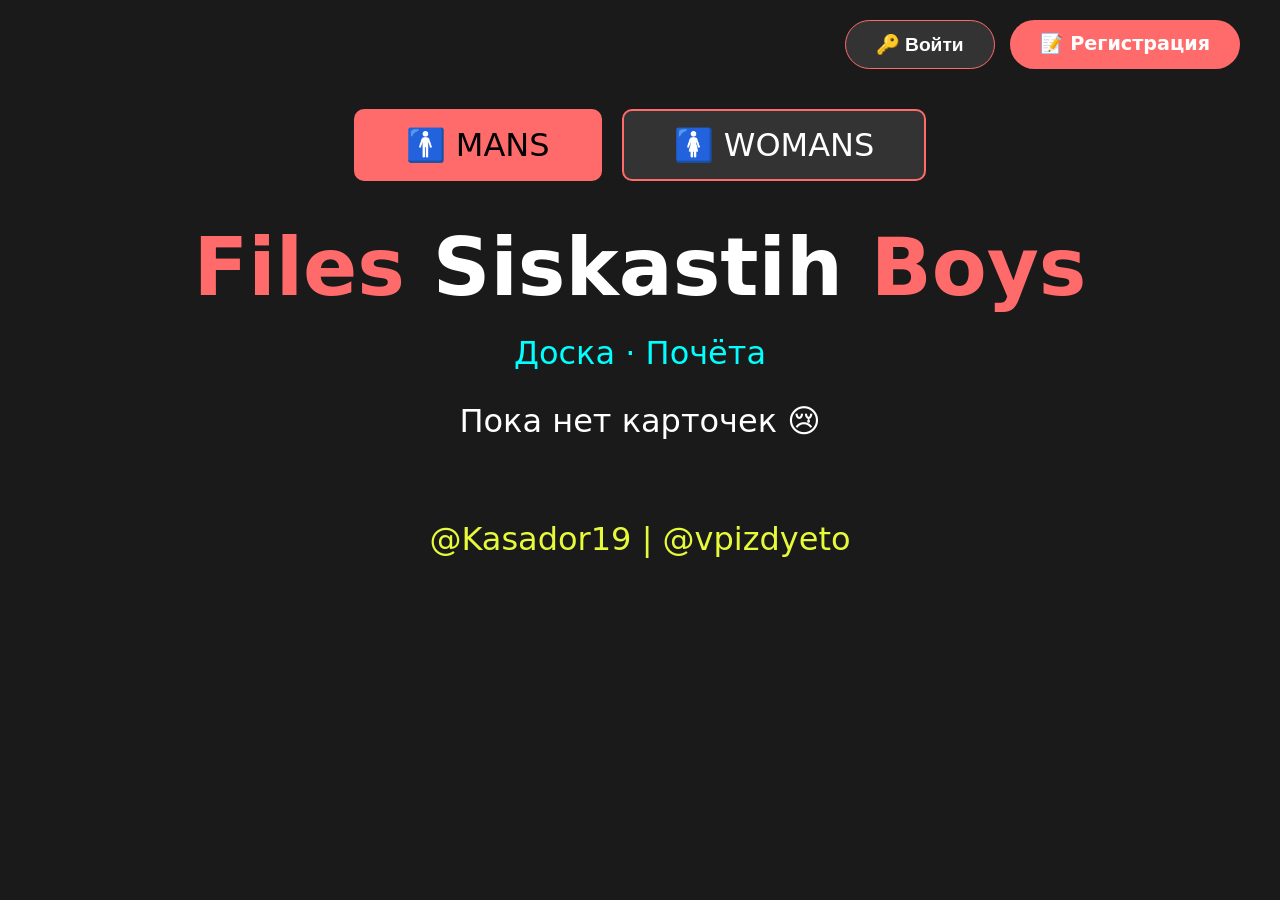
<file: index.html>
<!DOCTYPE html>
<html lang="ru">
<head>
    <meta charset="UTF-8">
    <meta name="viewport" content="width=device-width, initial-scale=1.0">
    <title>Siskastih Доска</title>
    <style>
        * {
            margin: 0;
            padding: 0;
            box-sizing: border-box;
        }

        body {
            background: #1a1a1a;
            font-family: system-ui, -apple-system, 'Segoe UI', Roboto, sans-serif;
            padding: 20px;
            min-height: 100vh;
            display: flex;
            flex-direction: column;
            align-items: center;
        }

        /* Кнопки входа */
        .auth-bar {
            width: 100%;
            max-width: 1200px;
            display: flex;
            justify-content: flex-end;
            gap: 15px;
            margin-bottom: 20px;
        }

        .auth-btn {
            padding: 12px 30px;
            font-size: 1.2rem;
            border: none;
            border-radius: 30px;
            cursor: pointer;
            font-weight: bold;
            text-decoration: none;
            transition: 0.2s;
        }

        .login-btn {
            background: #333;
            color: white;
            border: 1px solid #ff6b6b;
        }

        .register-btn {
            background: #ff6b6b;
            color: white;
        }

        .user-info {
            background: #333;
            padding: 10px 25px;
            border-radius: 30px;
            color: #ff6b6b;
            display: flex;
            gap: 20px;
            align-items: center;
        }

        .logout-btn {
            padding: 5px 15px;
            background: #ff4444;
            color: white;
            border: none;
            border-radius: 20px;
            cursor: pointer;
        }

        /* Навигация по вкладкам */
        .tab-nav {
            display: flex;
            gap: 20px;
            margin: 20px 0;
        }

        .tab-btn {
            padding: 15px 50px;
            font-size: 2rem;
            background: #333;
            color: white;
            text-decoration: none;
            border-radius: 10px;
            border: 2px solid #ff6b6b;
        }

        .tab-btn.active {
            background: #ff6b6b;
            color: black;
        }

        h1 {
            font-size: 5rem;
            color: #ff6b6b;
            text-align: center;
            margin: 20px 0;
        }

        h1 span {
            color: white;
        }

        .sub {
            color: #00ffff;
            font-size: 2rem;
            text-align: center;
            margin-bottom: 30px;
        }

        /* Галерея */
        .gallery {
            max-width: 1200px;
            width: 100%;
            display: grid;
            grid-template-columns: repeat(auto-fill, minmax(250px, 1fr));
            gap: 20px;
            margin: 30px 0;
        }

        .card {
            background: white;
            border-radius: 15px;
            overflow: hidden;
            transition: 0.2s;
        }

        .card:hover {
            transform: translateY(-5px);
            box-shadow: 0 10px 20px rgba(255,107,107,0.3);
        }

        .card.pending {
            border: 3px solid #ffaa00;
        }

        .media {
            width: 100%;
            aspect-ratio: 1 / 1.1;
            background-size: cover;
            background-position: center;
            background-color: #333;
        }

        .card video {
            width: 100%;
            aspect-ratio: 1 / 1.1;
            object-fit: cover;
        }

        .caption {
            padding: 15px;
            font-size: 1.5rem;
        }

        .caption p {
            color: #ff6b6b;
            font-size: 1rem;
            margin-top: 5px;
        }

        .footer {
            margin-top: 50px;
            color: #e7fa39;
            font-size: 2rem;
            text-align: center;
        }

        /* Модальное окно */
        .modal {
            display: none;
            position: fixed;
            top: 0;
            left: 0;
            width: 100%;
            height: 100%;
            background: rgba(0,0,0,0.9);
            justify-content: center;
            align-items: center;
            z-index: 1000;
        }

        .modal-content {
            background: white;
            padding: 40px;
            border-radius: 20px;
            max-width: 400px;
            width: 90%;
            text-align: center;
        }

        .modal-content input {
            width: 100%;
            padding: 15px;
            margin: 10px 0;
            font-size: 1.2rem;
            border: 1px solid #ddd;
            border-radius: 10px;
        }

        .modal-btn {
            width: 100%;
            padding: 15px;
            margin: 10px 0;
            border: none;
            border-radius: 10px;
            font-size: 1.2rem;
            cursor: pointer;
        }

        .modal-login {
            background: #ff6b6b;
            color: white;
        }

        .error {
            color: red;
            margin: 10px 0;
        }
    </style>
</head>
<body>

    <!-- Верхняя панель -->
    <div class="auth-bar" id="authBar">
        <!-- Сюда будут вставляться кнопки -->
    </div>

    <!-- Навигация -->
    <div class="tab-nav">
        <a href="#men" class="tab-btn" id="link-men">🚹 MANS</a>
        <a href="#women" class="tab-btn" id="link-women">🚺 WOMANS</a>
    </div>

    <!-- Контент -->
    <div id="content">
        <!-- Сюда будет загружаться контент -->
    </div>

    <!-- Футер -->
    <div class="footer">
        @Kasador19 | @vpizdyeto
    </div>

    <!-- Модалка входа -->
    <div class="modal" id="loginModal">
        <div class="modal-content">
            <h2>🔐 Вход</h2>
            <input type="text" id="loginNick" placeholder="Никнейм">
            <input type="password" id="loginPass" placeholder="Пароль">
            <div class="error" id="loginError"></div>
            <button class="modal-btn modal-login" onclick="handleLogin()">Войти</button>
            <button class="modal-btn" onclick="closeModal()">Отмена</button>
            <p style="margin-top: 15px;">
                Нет аккаунта? 
                <a href="register.html" style="color: #ff6b6b;">Регистрация</a>
            </p>
        </div>
    </div>

    <script>
        // Данные
        let currentUser = null;
        let currentTab = 'men';

        // Загрузка при старте
        window.addEventListener('load', function() {
            checkAuth();
            loadContent();
            checkHash();
        });

        window.addEventListener('hashchange', checkHash);

        function checkHash() {
            if (window.location.hash === '#women') {
                currentTab = 'women';
                document.getElementById('link-men').classList.remove('active');
                document.getElementById('link-women').classList.add('active');
            } else {
                currentTab = 'men';
                document.getElementById('link-men').classList.add('active');
                document.getElementById('link-women').classList.remove('active');
            }
            loadContent();
        }

        function checkAuth() {
            const saved = localStorage.getItem('currentUser');
            if (saved) {
                currentUser = JSON.parse(saved);
            }
            updateAuthBar();
        }

        function updateAuthBar() {
            const bar = document.getElementById('authBar');
            if (currentUser) {
                bar.innerHTML = `
                    <div class="user-info">
                        <span>👤 ${currentUser.nickname}</span>
                        <button class="logout-btn" onclick="logout()">Выйти</button>
                    </div>
                    <a href="register.html" class="auth-btn register-btn">➕ Добавить</a>
                `;
            } else {
                bar.innerHTML = `
                    <button class="auth-btn login-btn" onclick="openModal()">🔑 Войти</button>
                    <a href="register.html" class="auth-btn register-btn">📝 Регистрация</a>
                `;
            }
        }

        function openModal() {
            document.getElementById('loginModal').style.display = 'flex';
        }

        function closeModal() {
            document.getElementById('loginModal').style.display = 'none';
            document.getElementById('loginError').textContent = '';
        }

        function handleLogin() {
            const nick = document.getElementById('loginNick').value.trim();
            const pass = document.getElementById('loginPass').value;

            if (!nick || !pass) {
                document.getElementById('loginError').textContent = 'Заполни все поля!';
                return;
            }

            const users = JSON.parse(localStorage.getItem('users') || '[]');
            const user = users.find(u => u.nickname === nick && u.password === pass);

            if (user) {
                currentUser = { nickname: user.nickname, gender: user.gender };
                localStorage.setItem('currentUser', JSON.stringify(currentUser));
                closeModal();
                updateAuthBar();
                loadContent();
            } else {
                document.getElementById('loginError').textContent = 'Неверный ник или пароль';
            }
        }

        function logout() {
            currentUser = null;
            localStorage.removeItem('currentUser');
            updateAuthBar();
            loadContent();
        }

        function loadContent() {
            const content = document.getElementById('content');
            const users = JSON.parse(localStorage.getItem('users') || '[]');
            
            let html = '';
            
            if (currentTab === 'men') {
                html = `
                    <h1>Files <span>Siskastih</span> Boys</h1>
                    <div class="sub">Доска · Почёта</div>
                    <div class="gallery" id="gallery">
                `;
            } else {
                html = `
                    <h1>Files <span>Siskastih</span> Girls</h1>
                    <div class="sub">Доска · Позора</div>
                    <div class="gallery" id="gallery">
                `;
            }

            // Фильтруем пользователей по полу и статусу
            const filteredUsers = users.filter(user => 
                user.gender === currentTab && (user.approved || (currentUser && user.nickname === currentUser.nickname))
            );

            if (filteredUsers.length === 0) {
                html += '<div style="grid-column: 1/-1; text-align: center; color: white; font-size: 2rem;">Пока нет карточек 😢</div>';
            } else {
                filteredUsers.forEach(user => {
                    const pendingClass = !user.approved ? 'pending' : '';
                    const isVideo = user.fileType && user.fileType.startsWith('video/');
                    
                    html += `<div class="card ${pendingClass}">`;
                    
                    if (isVideo) {
                        html += `
                            <video autoplay loop muted playsinline>
                                <source src="${user.fileData}" type="${user.fileType}">
                            </video>
                        `;
                    } else {
                        html += `<div class="media" style="background-image: url('${user.fileData}');"></div>`;
                    }
                    
                    html += `
                        <div class="caption">
                            ${user.nickname} ${!user.approved ? '⏳' : ''}
                            <p>${user.description}</p>
                        </div>
                    </div>`;
                });
            }

            html += '</div>';
            content.innerHTML = html;
        }
    </script>
</body>
</html>
</file>
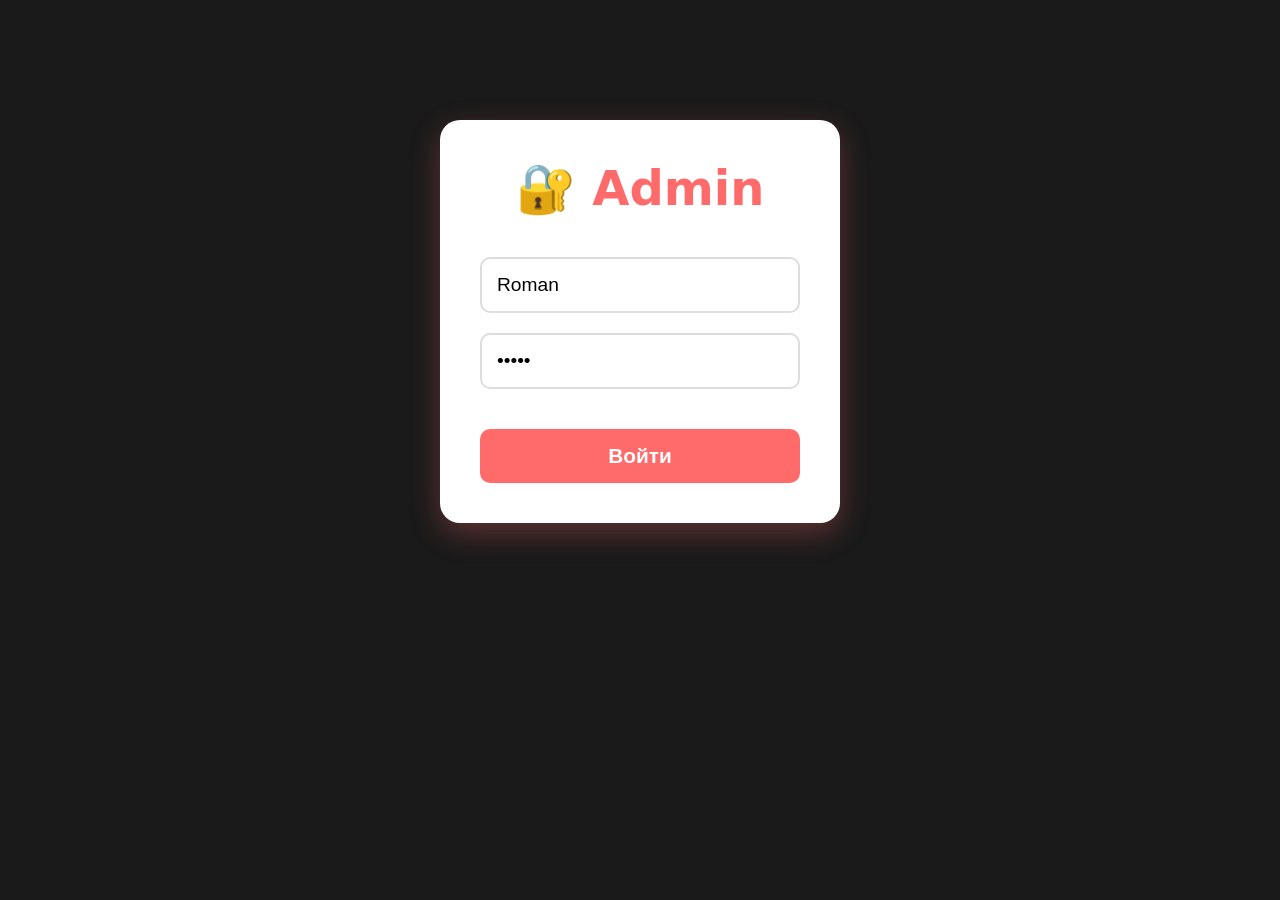
<file: admin.html>
<!DOCTYPE html>
<html lang="ru">
<head>
    <meta charset="UTF-8">
    <meta name="viewport" content="width=device-width, initial-scale=1.0">
    <title>Admin · Siskastih</title>
    <style>
        * {
            margin: 0;
            padding: 0;
            box-sizing: border-box;
        }

        body {
            background: #1a1a1a;
            font-family: system-ui, -apple-system, 'Segoe UI', Roboto, sans-serif;
            padding: 20px;
            min-height: 100vh;
        }

        /* Вход в админку */
        .login-container {
            max-width: 400px;
            margin: 100px auto;
            background: white;
            padding: 40px;
            border-radius: 20px;
            box-shadow: 0 10px 30px rgba(255,107,107,0.3);
        }

        .login-container h1 {
            color: #ff6b6b;
            text-align: center;
            margin-bottom: 30px;
            font-size: 3rem;
        }

        .login-container input {
            width: 100%;
            padding: 15px;
            margin: 10px 0;
            font-size: 1.2rem;
            border: 2px solid #ddd;
            border-radius: 10px;
        }

        .login-container input:focus {
            border-color: #ff6b6b;
            outline: none;
        }

        .login-btn {
            width: 100%;
            padding: 15px;
            background: #ff6b6b;
            color: white;
            border: none;
            border-radius: 10px;
            font-size: 1.3rem;
            font-weight: bold;
            cursor: pointer;
            margin-top: 20px;
        }

        .login-btn:hover {
            background: #ff4444;
        }

        .error {
            color: red;
            text-align: center;
            margin: 10px 0;
        }

        /* Админ панель */
        .admin-panel {
            display: none;
            max-width: 1400px;
            margin: 0 auto;
        }

        .header {
            display: flex;
            justify-content: space-between;
            align-items: center;
            background: #333;
            color: white;
            padding: 20px 30px;
            border-radius: 15px;
            margin-bottom: 30px;
        }

        .header h1 {
            color: #ff6b6b;
            font-size: 2.5rem;
        }

        .header h1 span {
            color: white;
        }

        .logout-btn {
            padding: 10px 30px;
            background: #ff4444;
            color: white;
            border: none;
            border-radius: 30px;
            font-size: 1.2rem;
            cursor: pointer;
        }

        .stats {
            display: grid;
            grid-template-columns: repeat(3, 1fr);
            gap: 20px;
            margin-bottom: 30px;
        }

        .stat-card {
            background: #333;
            color: white;
            padding: 25px;
            border-radius: 15px;
            text-align: center;
        }

        .stat-card .number {
            font-size: 3rem;
            font-weight: bold;
            color: #ff6b6b;
        }

        .stat-card .label {
            font-size: 1.2rem;
            margin-top: 10px;
        }

        .tabs {
            display: flex;
            gap: 10px;
            margin-bottom: 20px;
        }

        .tab {
            padding: 15px 30px;
            background: #333;
            color: white;
            border: none;
            border-radius: 10px;
            font-size: 1.2rem;
            cursor: pointer;
        }

        .tab.active {
            background: #ff6b6b;
            color: black;
        }

        .cards-grid {
            display: grid;
            grid-template-columns: repeat(auto-fill, minmax(300px, 1fr));
            gap: 20px;
        }

        .card {
            background: white;
            border-radius: 15px;
            overflow: hidden;
            box-shadow: 0 5px 15px rgba(0,0,0,0.2);
        }

        .card.pending {
            border: 3px solid #ffaa00;
        }

        .card.approved {
            border: 3px solid #00aa00;
        }

        .media {
            width: 100%;
            aspect-ratio: 1 / 1.1;
            background-size: cover;
            background-position: center;
            background-color: #333;
        }

        .card video {
            width: 100%;
            aspect-ratio: 1 / 1.1;
            object-fit: cover;
        }

        .info {
            padding: 15px;
        }

        .info h3 {
            font-size: 1.5rem;
            margin-bottom: 5px;
        }

        .info .gender {
            display: inline-block;
            padding: 5px 15px;
            background: #f0f0f0;
            border-radius: 20px;
            margin: 10px 0;
        }

        .info .date {
            color: #666;
            font-size: 0.9rem;
        }

        .actions {
            display: flex;
            gap: 10px;
            padding: 15px;
            border-top: 1px solid #eee;
        }

        .btn {
            flex: 1;
            padding: 12px;
            border: none;
            border-radius: 8px;
            font-size: 1rem;
            font-weight: bold;
            cursor: pointer;
            transition: 0.2s;
        }

        .btn.approve {
            background: #00aa00;
            color: white;
        }

        .btn.reject {
            background: #ff4444;
            color: white;
        }

        .btn.delete {
            background: #333;
            color: white;
        }

        .btn:hover {
            transform: scale(1.05);
        }

        .back-link {
            display: inline-block;
            margin-top: 30px;
            padding: 15px 30px;
            background: #333;
            color: white;
            text-decoration: none;
            border-radius: 30px;
        }

        .back-link:hover {
            background: #ff6b6b;
        }

        .empty-state {
            text-align: center;
            padding: 50px;
            color: white;
            font-size: 1.5rem;
        }
    </style>
</head>
<body>

    <!-- Форма входа -->
    <div class="login-container" id="loginForm">
        <h1>🔐 Admin</h1>
        <input type="text" id="adminLogin" placeholder="Логин" value="Roman">
        <input type="password" id="adminPass" placeholder="Пароль" value="Roman">
        <div class="error" id="loginError"></div>
        <button class="login-btn" onclick="handleAdminLogin()">Войти</button>
    </div>

    <!-- Админ панель (изначально скрыта) -->
    <div class="admin-panel" id="adminPanel">
        <div class="header">
            <h1>Admin <span>Panel</span></h1>
            <button class="logout-btn" onclick="logout()">Выйти</button>
        </div>

        <div class="stats">
            <div class="stat-card">
                <div class="number" id="totalCount">0</div>
                <div class="label">Всего карточек</div>
            </div>
            <div class="stat-card">
                <div class="number" id="pendingCount">0</div>
                <div class="label">Ожидают</div>
            </div>
            <div class="stat-card">
                <div class="number" id="approvedCount">0</div>
                <div class="label">Одобрено</div>
            </div>
        </div>

        <div class="tabs">
            <button class="tab active" onclick="switchTab('all')" id="tabAll">Все</button>
            <button class="tab" onclick="switchTab('pending')" id="tabPending">На модерации</button>
            <button class="tab" onclick="switchTab('approved')" id="tabApproved">Одобренные</button>
        </div>

        <div class="cards-grid" id="cardsGrid">
            <!-- Сюда будут загружаться карточки -->
        </div>

        <a href="index.html" class="back-link">← На главную</a>
    </div>

    <script>
        // Данные админа (логин: Roman, пароль: Roman)
        const ADMIN_LOGIN = 'Roman';
        const ADMIN_PASS = 'Roman';
        
        let currentTab = 'all';

        // Проверка при загрузке - может уже залогинен?
        window.addEventListener('load', function() {
            const isAdmin = sessionStorage.getItem('adminLogged');
            if (isAdmin === 'true') {
                document.getElementById('loginForm').style.display = 'none';
                document.getElementById('adminPanel').style.display = 'block';
                loadCards();
            }
        });

        // Вход в админку
        function handleAdminLogin() {
            const login = document.getElementById('adminLogin').value;
            const pass = document.getElementById('adminPass').value;

            if (login === ADMIN_LOGIN && pass === ADMIN_PASS) {
                sessionStorage.setItem('adminLogged', 'true');
                document.getElementById('loginForm').style.display = 'none';
                document.getElementById('adminPanel').style.display = 'block';
                loadCards();
            } else {
                document.getElementById('loginError').textContent = 'Неверный логин или пароль!';
            }
        }

        // Выход
        function logout() {
            sessionStorage.removeItem('adminLogged');
            document.getElementById('loginForm').style.display = 'block';
            document.getElementById('adminPanel').style.display = 'none';
        }

        // Переключение вкладок
        function switchTab(tab) {
            currentTab = tab;
            
            // Обновляем классы кнопок
            document.getElementById('tabAll').classList.remove('active');
            document.getElementById('tabPending').classList.remove('active');
            document.getElementById('tabApproved').classList.remove('active');
            
            if (tab === 'all') document.getElementById('tabAll').classList.add('active');
            if (tab === 'pending') document.getElementById('tabPending').classList.add('active');
            if (tab === 'approved') document.getElementById('tabApproved').classList.add('active');
            
            loadCards();
        }

        // Загрузка карточек
        function loadCards() {
            const users = JSON.parse(localStorage.getItem('users') || '[]');
            const grid = document.getElementById('cardsGrid');
            
            // Обновляем статистику
            document.getElementById('totalCount').textContent = users.length;
            document.getElementById('pendingCount').textContent = users.filter(u => !u.approved).length;
            document.getElementById('approvedCount').textContent = users.filter(u => u.approved).length;
            
            // Фильтруем по вкладке
            let filteredUsers = users;
            if (currentTab === 'pending') {
                filteredUsers = users.filter(u => !u.approved);
            } else if (currentTab === 'approved') {
                filteredUsers = users.filter(u => u.approved);
            }
            
            if (filteredUsers.length === 0) {
                grid.innerHTML = '<div class="empty-state">😢 Нет карточек</div>';
                return;
            }
            
            // Сортируем: сначала новые
            filteredUsers.sort((a, b) => b.id - a.id);
            
            grid.innerHTML = filteredUsers.map(user => {
                const isVideo = user.fileType && user.fileType.startsWith('video/');
                const statusClass = user.approved ? 'approved' : 'pending';
                
                return `
                    <div class="card ${statusClass}" data-id="${user.id}">
                        ${isVideo ? 
                            `<video autoplay loop muted playsinline><source src="${user.fileData}" type="${user.fileType}"></video>` : 
                            `<div class="media" style="background-image: url('${user.fileData}');"></div>`
                        }
                        <div class="info">
                            <h3>${user.nickname}</h3>
                            <p>${user.description}</p>
                            <span class="gender">${user.gender === 'men' ? '🚹 MANS' : '🚺 WOMANS'}</span>
                            <div class="date">📅 ${user.date || 'Неизвестно'}</div>
                            <div class="date">🆔 ID: ${user.id}</div>
                        </div>
                        <div class="actions">
                            ${!user.approved ? 
                                `<button class="btn approve" onclick="approveCard(${user.id})">✅ Одобрить</button>` : 
                                `<button class="btn reject" onclick="unapproveCard(${user.id})">⏳ Снять одобрение</button>`
                            }
                            <button class="btn delete" onclick="deleteCard(${user.id})">🗑️ Удалить</button>
                        </div>
                    </div>
                `;
            }).join('');
        }

        // Одобрить карточку
        function approveCard(id) {
            const users = JSON.parse(localStorage.getItem('users') || '[]');
            const updatedUsers = users.map(user => {
                if (user.id === id) {
                    user.approved = true;
                }
                return user;
            });
            localStorage.setItem('users', JSON.stringify(updatedUsers));
            loadCards();
        }

        // Снять одобрение
        function unapproveCard(id) {
            const users = JSON.parse(localStorage.getItem('users') || '[]');
            const updatedUsers = users.map(user => {
                if (user.id === id) {
                    user.approved = false;
                }
                return user;
            });
            localStorage.setItem('users', JSON.stringify(updatedUsers));
            loadCards();
        }

        // Удалить карточку
        function deleteCard(id) {
            if (confirm('Точно удалить эту карточку?')) {
                const users = JSON.parse(localStorage.getItem('users') || '[]');
                const updatedUsers = users.filter(user => user.id !== id);
                localStorage.setItem('users', JSON.stringify(updatedUsers));
                loadCards();
            }
        }
    </script>
</body>
</html>
</file>
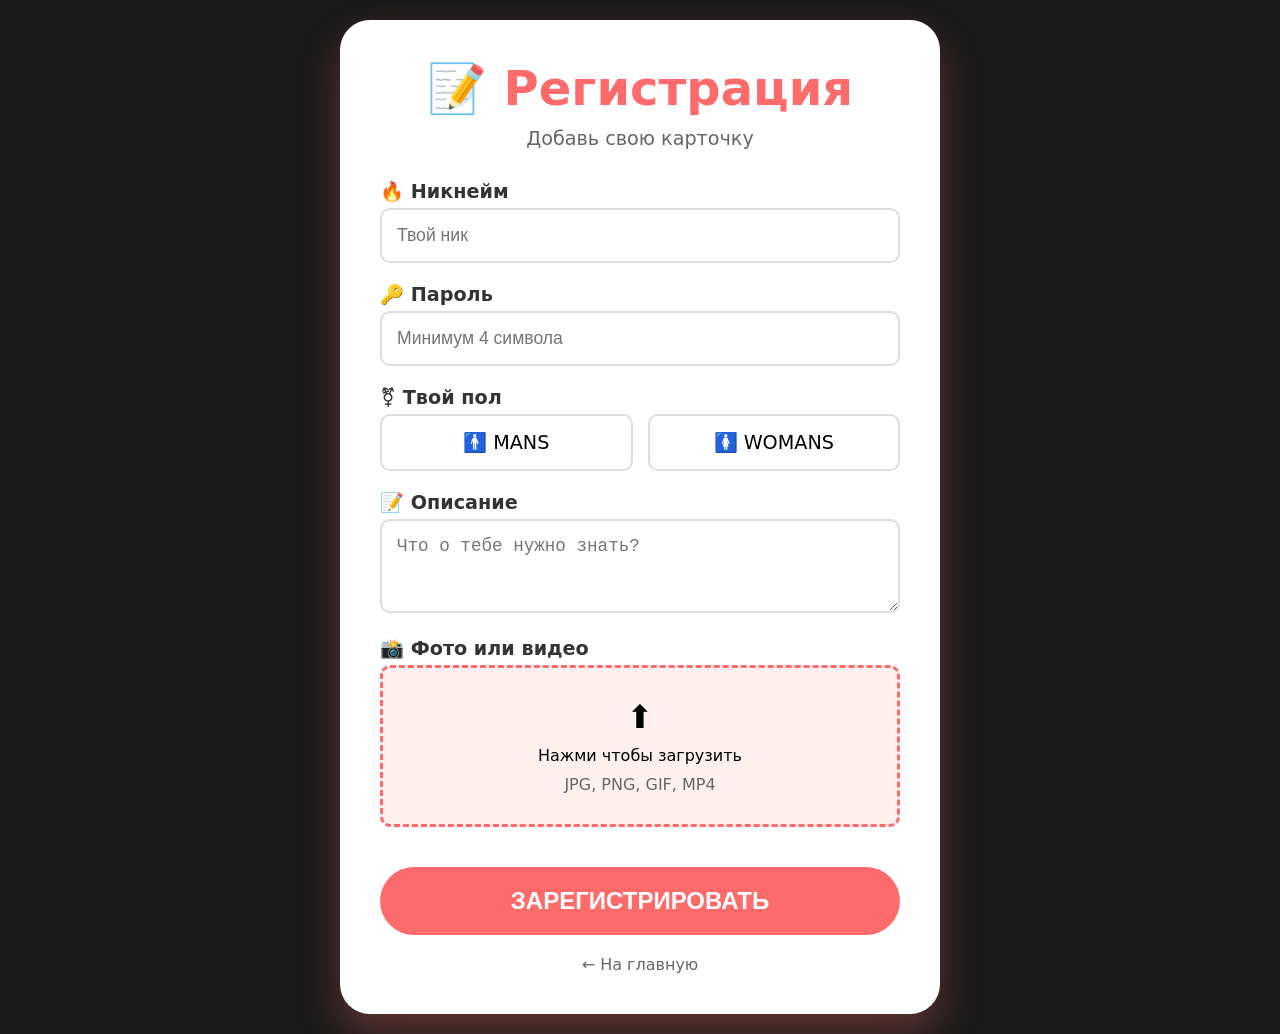
<file: register.html>
<!DOCTYPE html>
<html lang="ru">
<head>
    <meta charset="UTF-8">
    <meta name="viewport" content="width=device-width, initial-scale=1.0">
    <title>Регистрация</title>
    <style>
        * {
            margin: 0;
            padding: 0;
            box-sizing: border-box;
        }

        body {
            background: #1a1a1a;
            font-family: system-ui, -apple-system, 'Segoe UI', Roboto, sans-serif;
            padding: 20px;
            min-height: 100vh;
            display: flex;
            justify-content: center;
            align-items: center;
        }

        .container {
            max-width: 600px;
            width: 100%;
            background: white;
            border-radius: 30px;
            padding: 40px;
            box-shadow: 0 20px 40px rgba(255,107,107,0.3);
        }

        h1 {
            font-size: 3rem;
            color: #ff6b6b;
            text-align: center;
            margin-bottom: 10px;
        }

        .sub {
            text-align: center;
            color: #666;
            font-size: 1.2rem;
            margin-bottom: 30px;
        }

        .form-group {
            margin-bottom: 20px;
        }

        label {
            display: block;
            font-size: 1.2rem;
            color: #333;
            margin-bottom: 5px;
            font-weight: bold;
        }

        input, textarea {
            width: 100%;
            padding: 15px;
            font-size: 1.1rem;
            border: 2px solid #ddd;
            border-radius: 10px;
        }

        input:focus, textarea:focus {
            border-color: #ff6b6b;
            outline: none;
        }

        .gender-select {
            display: flex;
            gap: 15px;
        }

        .gender-option {
            flex: 1;
            padding: 15px;
            text-align: center;
            border: 2px solid #ddd;
            border-radius: 10px;
            cursor: pointer;
            font-size: 1.2rem;
        }

        .gender-option.selected {
            background: #ff6b6b;
            color: white;
            border-color: #ff0000;
        }

        .file-upload {
            border: 3px dashed #ff6b6b;
            border-radius: 10px;
            padding: 30px;
            text-align: center;
            cursor: pointer;
            background: #fff0f0;
        }

        .file-upload:hover {
            background: #ffe0e0;
        }

        .file-upload input {
            display: none;
        }

        .preview {
            max-width: 200px;
            max-height: 200px;
            margin: 20px auto;
            border-radius: 10px;
            display: none;
            border: 3px solid #ff6b6b;
        }

        .preview video {
            width: 100%;
            height: 100%;
            object-fit: cover;
        }

        .submit-btn {
            width: 100%;
            padding: 20px;
            font-size: 1.5rem;
            background: #ff6b6b;
            color: white;
            border: none;
            border-radius: 50px;
            cursor: pointer;
            font-weight: bold;
            margin-top: 20px;
        }

        .submit-btn:hover {
            background: #ff4444;
        }

        .back-link {
            display: block;
            text-align: center;
            margin-top: 20px;
            color: #666;
            text-decoration: none;
        }

        .back-link:hover {
            color: #ff6b6b;
        }

        .modal {
            display: none;
            position: fixed;
            top: 0;
            left: 0;
            width: 100%;
            height: 100%;
            background: rgba(0,0,0,0.8);
            justify-content: center;
            align-items: center;
        }

        .modal-content {
            background: white;
            padding: 40px;
            border-radius: 20px;
            text-align: center;
        }

        .modal-btn {
            padding: 15px 40px;
            background: #ff6b6b;
            color: white;
            border: none;
            border-radius: 30px;
            cursor: pointer;
            margin-top: 20px;
        }
    </style>
</head>
<body>
    <div class="container">
        <h1>📝 Регистрация</h1>
        <div class="sub">Добавь свою карточку</div>

        <form id="registerForm">
            <div class="form-group">
                <label>🔥 Никнейм</label>
                <input type="text" id="nickname" placeholder="Твой ник" required>
            </div>

            <div class="form-group">
                <label>🔑 Пароль</label>
                <input type="password" id="password" placeholder="Минимум 4 символа" required>
            </div>

            <div class="form-group">
                <label>⚧ Твой пол</label>
                <div class="gender-select">
                    <div class="gender-option" onclick="selectGender('men')" id="genderMen">🚹 MANS</div>
                    <div class="gender-option" onclick="selectGender('women')" id="genderWomen">🚺 WOMANS</div>
                </div>
            </div>

            <div class="form-group">
                <label>📝 Описание</label>
                <textarea id="description" rows="3" placeholder="Что о тебе нужно знать?"></textarea>
            </div>

            <div class="form-group">
                <label>📸 Фото или видео</label>
                <div class="file-upload" onclick="document.getElementById('fileInput').click()">
                    <p style="font-size: 2rem; margin-bottom: 10px;">⬆️</p>
                    <p>Нажми чтобы загрузить</p>
                    <p style="color: #666; margin-top: 10px;">JPG, PNG, GIF, MP4</p>
                    <input type="file" id="fileInput" accept="image/*,video/*" onchange="previewFile(this)">
                </div>
                <img id="preview" class="preview" alt="Preview">
                <video id="videoPreview" class="preview" autoplay loop muted playsinline style="display: none;"></video>
            </div>

            <button type="button" class="submit-btn" onclick="submitForm()">ЗАРЕГИСТРИРОВАТЬ</button>
        </form>

        <a href="index.html" class="back-link">← На главную</a>
    </div>

    <div class="modal" id="successModal">
        <div class="modal-content">
            <h2>✅ Готово!</h2>
            <p id="modalMessage"></p>
            <button class="modal-btn" onclick="goHome()">Окей</button>
        </div>
    </div>

    <script>
        let selectedGender = null;

        function selectGender(gender) {
            selectedGender = gender;
            document.querySelectorAll('.gender-option').forEach(opt => {
                opt.classList.remove('selected');
            });
            if (gender === 'men') {
                document.getElementById('genderMen').classList.add('selected');
            } else {
                document.getElementById('genderWomen').classList.add('selected');
            }
        }

        function previewFile(input) {
            const preview = document.getElementById('preview');
            const videoPreview = document.getElementById('videoPreview');
            
            if (input.files && input.files[0]) {
                const file = input.files[0];
                
                if (file.type.startsWith('video/')) {
                    videoPreview.style.display = 'block';
                    preview.style.display = 'none';
                    videoPreview.src = URL.createObjectURL(file);
                } else {
                    preview.style.display = 'block';
                    videoPreview.style.display = 'none';
                    const reader = new FileReader();
                    reader.onload = function(e) {
                        preview.src = e.target.result;
                    }
                    reader.readAsDataURL(file);
                }
            }
        }

        function submitForm() {
            const nickname = document.getElementById('nickname').value.trim();
            const password = document.getElementById('password').value;
            const description = document.getElementById('description').value.trim() || 'Без описания';
            const file = document.getElementById('fileInput').files[0];

            // Валидация
            if (!nickname) { alert('Введи никнейм!'); return; }
            if (nickname.length < 2) { alert('Никнейм слишком короткий'); return; }
            if (!password) { alert('Введи пароль!'); return; }
            if (password.length < 4) { alert('Пароль минимум 4 символа'); return; }
            if (!selectedGender) { alert('Выбери пол!'); return; }
            if (!file) { alert('Загрузи фото или видео!'); return; }

            // Проверка на уникальность
            const users = JSON.parse(localStorage.getItem('users') || '[]');
            if (users.some(u => u.nickname === nickname)) {
                alert('Этот ник уже занят!');
                return;
            }

            // Читаем файл и сохраняем
            const reader = new FileReader();
            reader.onload = function(e) {
                const newUser = {
                    id: Date.now(),
                    nickname: nickname,
                    password: password,
                    gender: selectedGender,
                    description: description,
                    fileData: e.target.result,
                    fileType: file.type,
                    approved: false,
                    date: new Date().toLocaleString()
                };

                users.push(newUser);
                localStorage.setItem('users', JSON.stringify(users));

                document.getElementById('modalMessage').innerHTML = 
                    `🎉 ${nickname}, твоя карточка отправлена!<br>После проверки она появится на доске.`;
                document.getElementById('successModal').style.display = 'flex';
            };

            reader.readAsDataURL(file);
        }

        function goHome() {
            window.location.href = 'index.html';
        }
    </script>
</body>
</html>
</file>
